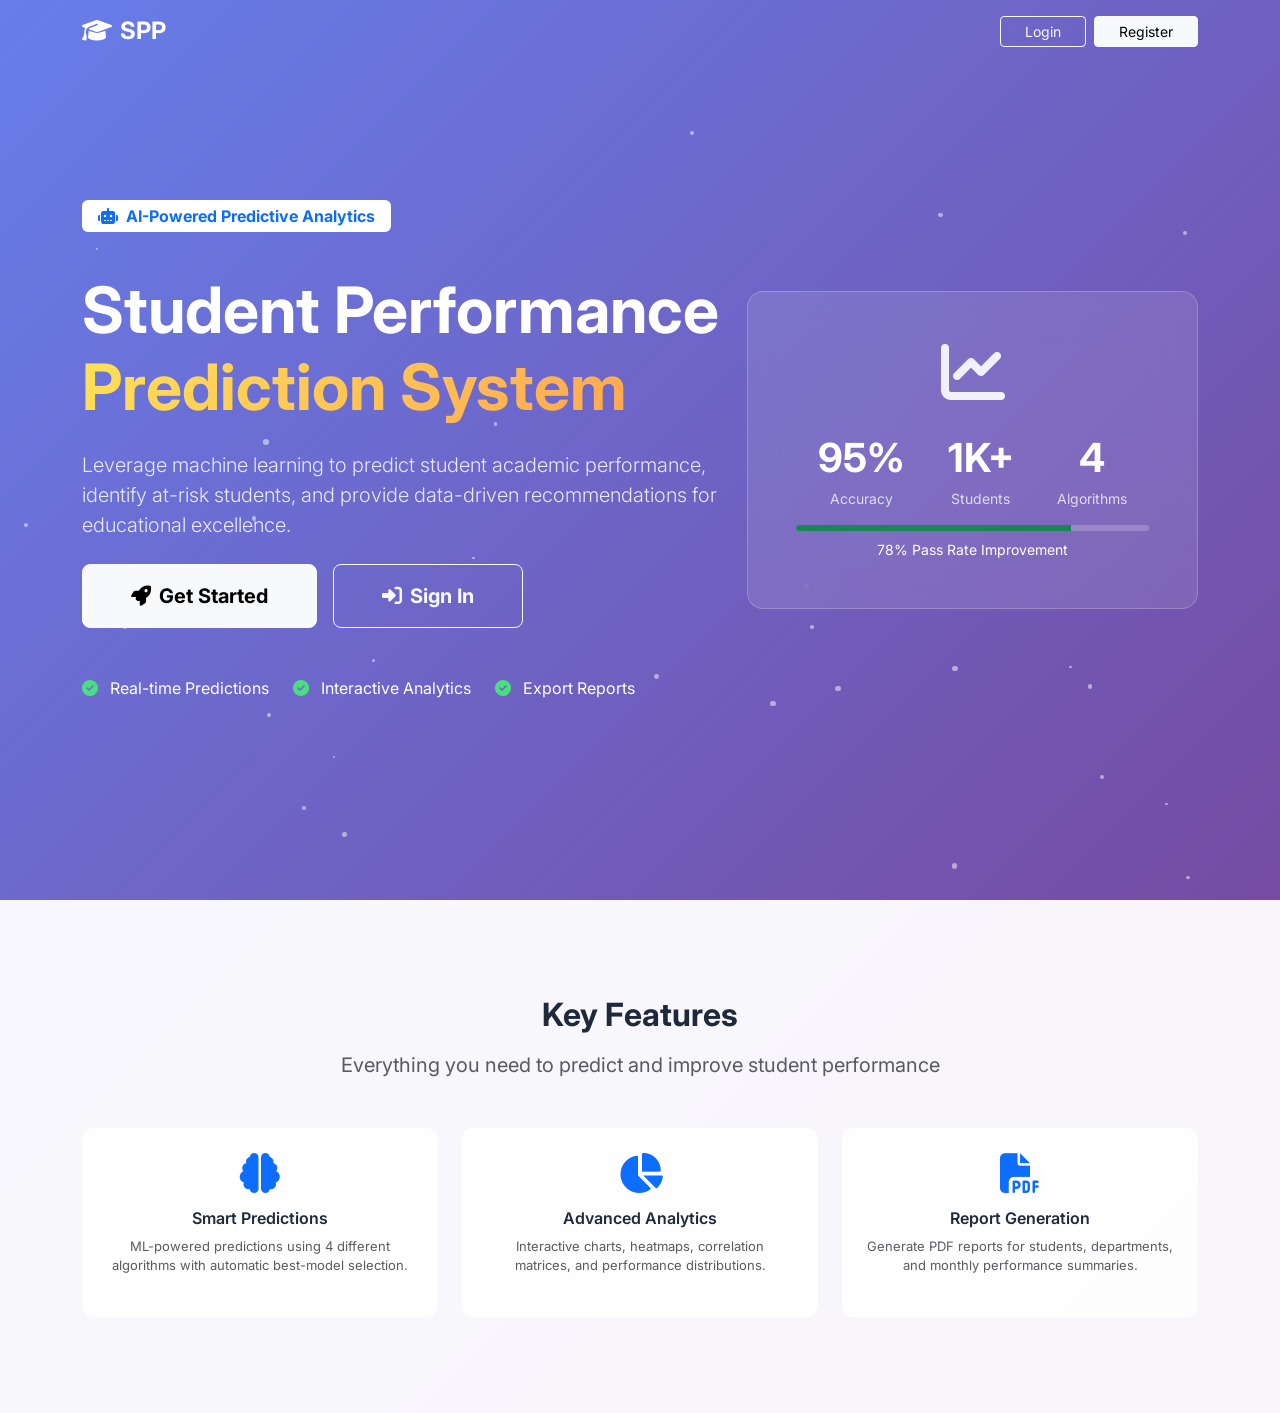
<file: Student-Performance-Predictor/frontend/index.html>
<!DOCTYPE html>
<html lang="en" data-theme="light">
<head>
    <meta charset="UTF-8">
    <meta name="viewport" content="width=device-width, initial-scale=1.0">
    <title>Student Performance Predictor</title>
    <link href="https://cdn.jsdelivr.net/npm/bootstrap@5.3.2/dist/css/bootstrap.min.css" rel="stylesheet">
    <link rel="stylesheet" href="https://cdnjs.cloudflare.com/ajax/libs/font-awesome/6.5.1/css/all.min.css">
    <link href="https://fonts.googleapis.com/css2?family=Inter:wght@300;400;500;600;700;800&display=swap" rel="stylesheet">
    <link rel="stylesheet" href="css/style.css">
    <link rel="stylesheet" href="css/responsive.css">
</head>
<body>
    <div class="auth-bg"></div>
    <div class="particles"></div>

    <nav class="navbar navbar-expand-lg navbar-dark bg-transparent position-absolute w-100" style="z-index: 10;">
        <div class="container">
            <a class="navbar-brand fw-bold fs-4" href="#">
                <i class="fas fa-graduation-cap me-2"></i>SPP
            </a>
            <div class="d-flex gap-2">
                <a href="login.html" class="btn btn-outline-light btn-sm px-4">Login</a>
                <a href="register.html" class="btn btn-light btn-sm px-4">Register</a>
            </div>
        </div>
    </nav>

    <div class="container-fluid vh-100 d-flex align-items-center position-relative" style="z-index: 1;">
        <div class="container">
            <div class="row align-items-center">
                <div class="col-lg-7 text-white">
                    <div class="mb-4">
                        <span class="badge bg-white text-primary px-3 py-2 fs-6 mb-3">
                            <i class="fas fa-robot me-2"></i>AI-Powered Predictive Analytics
                        </span>
                    </div>
                    <h1 class="display-3 fw-bold mb-4" style="line-height: 1.2;">
                        Student Performance<br>
                        <span style="background: linear-gradient(135deg, #ffe259, #ffa751); -webkit-background-clip: text; -webkit-text-fill-color: transparent;">
                            Prediction System
                        </span>
                    </h1>
                    <p class="lead mb-4 fs-5" style="color: rgba(255,255,255,0.85);">
                        Leverage machine learning to predict student academic performance, 
                        identify at-risk students, and provide data-driven recommendations 
                        for educational excellence.
                    </p>
                    <div class="d-flex gap-3 mb-5 flex-wrap">
                        <a href="register.html" class="btn btn-light btn-lg px-5 py-3 fw-bold">
                            <i class="fas fa-rocket me-2"></i>Get Started
                        </a>
                        <a href="login.html" class="btn btn-outline-light btn-lg px-5 py-3 fw-bold">
                            <i class="fas fa-sign-in-alt me-2"></i>Sign In
                        </a>
                    </div>
                    <div class="d-flex gap-4 flex-wrap">
                        <div><i class="fas fa-check-circle me-2" style="color: #4ade80;"></i> Real-time Predictions</div>
                        <div><i class="fas fa-check-circle me-2" style="color: #4ade80;"></i> Interactive Analytics</div>
                        <div><i class="fas fa-check-circle me-2" style="color: #4ade80;"></i> Export Reports</div>
                    </div>
                </div>
                <div class="col-lg-5 d-none d-lg-block">
                    <div class="glass-card p-5 rounded-4" style="background: rgba(255,255,255,0.1); backdrop-filter: blur(20px); border: 1px solid rgba(255,255,255,0.2);">
                        <div class="text-center text-white mb-4">
                            <i class="fas fa-chart-line" style="font-size: 64px; opacity: 0.9;"></i>
                        </div>
                        <div class="d-flex justify-content-around text-white mb-3">
                            <div class="text-center">
                                <div class="fs-1 fw-bold">95%</div>
                                <div class="small opacity-75">Accuracy</div>
                            </div>
                            <div class="text-center">
                                <div class="fs-1 fw-bold">1K+</div>
                                <div class="small opacity-75">Students</div>
                            </div>
                            <div class="text-center">
                                <div class="fs-1 fw-bold">4</div>
                                <div class="small opacity-75">Algorithms</div>
                            </div>
                        </div>
                        <div class="mt-3">
                            <div class="progress" style="height: 6px; background: rgba(255,255,255,0.2);">
                                <div class="progress-bar bg-success" style="width: 78%;"></div>
                            </div>
                            <div class="text-white small mt-2 text-center">78% Pass Rate Improvement</div>
                        </div>
                    </div>
                </div>
            </div>
        </div>
    </div>

    <section class="py-5 position-relative" style="z-index: 2; background: rgba(255,255,255,0.95);">
        <div class="container py-5">
            <div class="text-center mb-5">
                <h2 class="fw-bold mb-3">Key Features</h2>
                <p class="text-muted fs-5">Everything you need to predict and improve student performance</p>
            </div>
            <div class="row g-4">
                <div class="col-md-4">
                    <div class="feature-card p-4 text-center">
                        <i class="fas fa-brain fs-1 text-primary mb-3"></i>
                        <h5>Smart Predictions</h5>
                        <p class="text-muted">ML-powered predictions using 4 different algorithms with automatic best-model selection.</p>
                    </div>
                </div>
                <div class="col-md-4">
                    <div class="feature-card p-4 text-center">
                        <i class="fas fa-chart-pie fs-1 text-primary mb-3"></i>
                        <h5>Advanced Analytics</h5>
                        <p class="text-muted">Interactive charts, heatmaps, correlation matrices, and performance distributions.</p>
                    </div>
                </div>
                <div class="col-md-4">
                    <div class="feature-card p-4 text-center">
                        <i class="fas fa-file-pdf fs-1 text-primary mb-3"></i>
                        <h5>Report Generation</h5>
                        <p class="text-muted">Generate PDF reports for students, departments, and monthly performance summaries.</p>
                    </div>
                </div>
            </div>
        </div>
    </section>

    <script>
        // Particles
        const particlesContainer = document.querySelector('.particles');
        if (particlesContainer) {
            for (let i = 0; i < 30; i++) {
                const particle = document.createElement('div');
                particle.className = 'particle';
                particle.style.left = Math.random() * 100 + '%';
                particle.style.top = Math.random() * 100 + '%';
                particle.style.animationDelay = Math.random() * 5 + 's';
                particle.style.animationDuration = (4 + Math.random() * 4) + 's';
                particle.style.width = (2 + Math.random() * 4) + 'px';
                particle.style.height = particle.style.width;
                particlesContainer.appendChild(particle);
            }
        }
    </script>
    <script src="https://cdn.jsdelivr.net/npm/bootstrap@5.3.2/dist/js/bootstrap.bundle.min.js"></script>
</body>
</html>
</file>
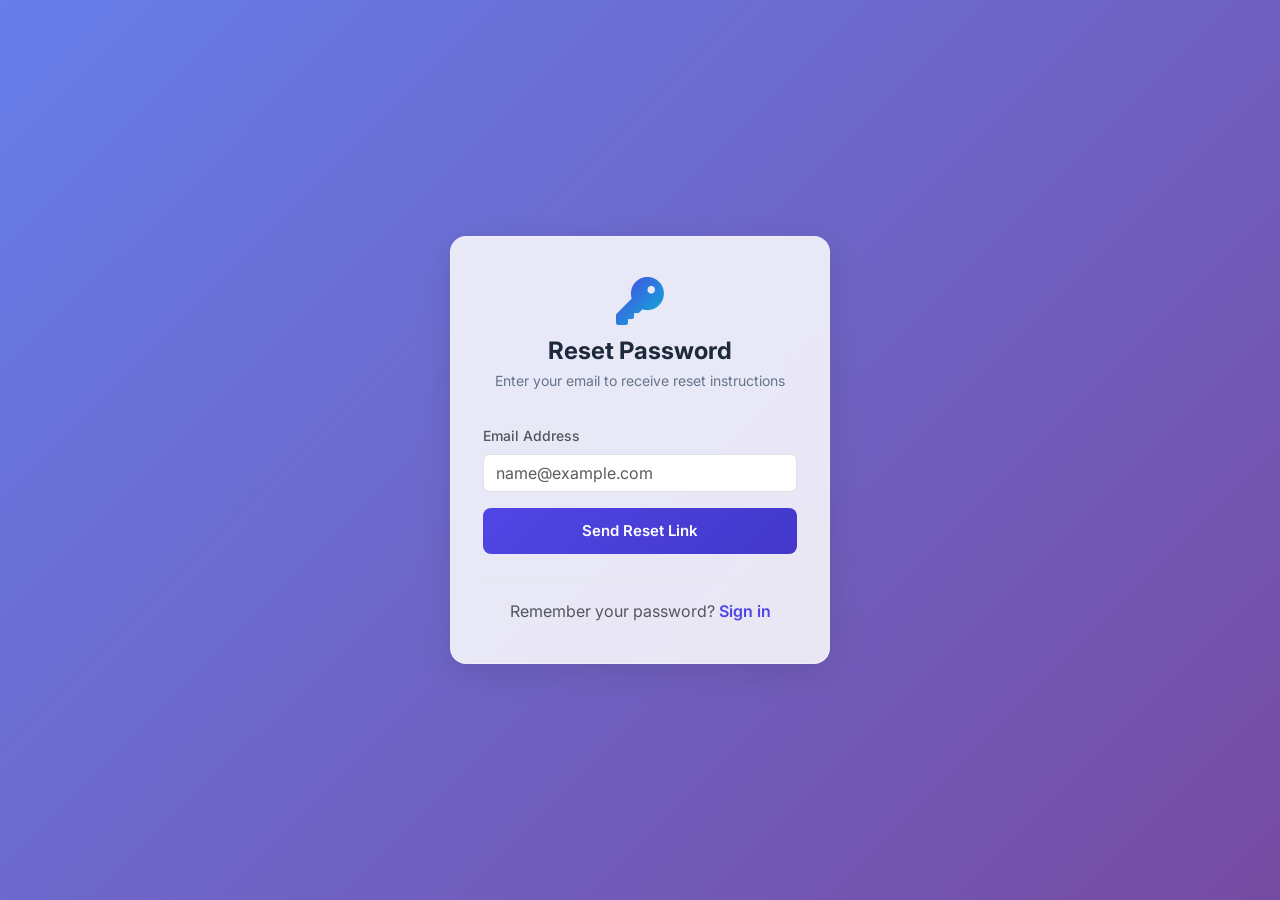
<file: Student-Performance-Predictor/frontend/forgot-password.html>
<!DOCTYPE html>
<html lang="en" data-theme="light">
<head>
    <meta charset="UTF-8">
    <meta name="viewport" content="width=device-width, initial-scale=1.0">
    <title>Forgot Password - Student Performance Predictor</title>
    <link href="https://cdn.jsdelivr.net/npm/bootstrap@5.3.2/dist/css/bootstrap.min.css" rel="stylesheet">
    <link rel="stylesheet" href="https://cdnjs.cloudflare.com/ajax/libs/font-awesome/6.5.1/css/all.min.css">
    <link href="https://fonts.googleapis.com/css2?family=Inter:wght@300;400;500;600;700;800&display=swap" rel="stylesheet">
    <link rel="stylesheet" href="css/style.css">
</head>
<body class="auth-page">
    <div class="auth-bg"></div>
    <div class="auth-container">
        <div class="auth-card">
            <div class="auth-logo">
                <i class="fas fa-key"></i>
                <h2>Reset Password</h2>
                <p>Enter your email to receive reset instructions</p>
            </div>
            <div id="errorAlert" class="alert alert-danger"></div>
            <div id="successAlert" class="alert alert-success"></div>
            <form id="forgotForm">
                <div class="mb-3">
                    <label class="form-label text-muted small fw-medium">Email Address</label>
                    <input type="email" class="form-control" id="email" placeholder="name@example.com" required>
                </div>
                <button type="submit" class="btn-primary-custom" id="resetBtn">
                    <span id="resetBtnText">Send Reset Link</span>
                    <span id="resetSpinner" class="spinner" style="display:none;"></span>
                </button>
            </form>
            <div class="auth-footer">
                <p class="mb-0 text-muted">
                    Remember your password? <a href="login.html">Sign in</a>
                </p>
            </div>
        </div>
    </div>

    <script>
        const API_URL = window.location.origin;
        document.getElementById('forgotForm').addEventListener('submit', async (e) => {
            e.preventDefault();
            const btn = document.getElementById('resetBtn');
            const btnText = document.getElementById('resetBtnText');
            const spinner = document.getElementById('resetSpinner');
            const errorAlert = document.getElementById('errorAlert');
            const successAlert = document.getElementById('successAlert');

            btn.disabled = true;
            btnText.textContent = 'Sending...';
            spinner.style.display = 'inline-block';
            errorAlert.style.display = 'none';
            successAlert.style.display = 'none';

            try {
                const res = await fetch(`${API_URL}/api/auth/forgot-password`, {
                    method: 'POST',
                    headers: { 'Content-Type': 'application/json' },
                    body: JSON.stringify({ email: document.getElementById('email').value.trim() })
                });
                const data = await res.json();
                if (res.ok) {
                    successAlert.textContent = data.message || 'Reset email sent. Check your inbox.';
                    successAlert.style.display = 'block';
                } else {
                    errorAlert.textContent = data.error || 'Failed to send reset email';
                    errorAlert.style.display = 'block';
                }
            } catch (err) {
                errorAlert.textContent = 'Connection error.';
                errorAlert.style.display = 'block';
            } finally {
                btn.disabled = false;
                btnText.textContent = 'Send Reset Link';
                spinner.style.display = 'none';
            }
        });
    </script>
    <script src="https://cdn.jsdelivr.net/npm/bootstrap@5.3.2/dist/js/bootstrap.bundle.min.js"></script>
</body>
</html>
</file>
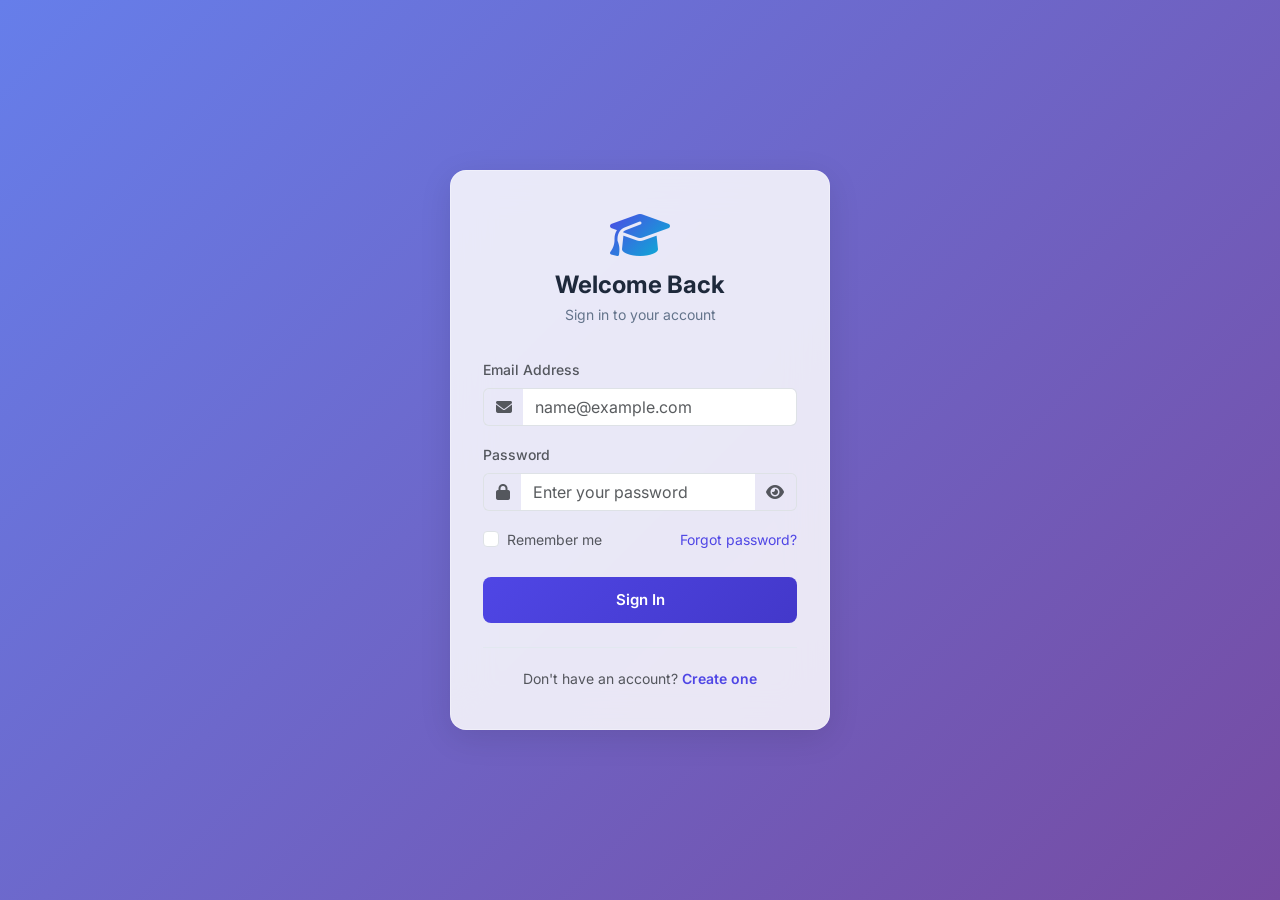
<file: Student-Performance-Predictor/frontend/login.html>
<!DOCTYPE html>
<html lang="en" data-theme="light">
<head>
    <meta charset="UTF-8">
    <meta name="viewport" content="width=device-width, initial-scale=1.0">
    <title>Login - Student Performance Predictor</title>
    <link href="https://cdn.jsdelivr.net/npm/bootstrap@5.3.2/dist/css/bootstrap.min.css" rel="stylesheet">
    <link rel="stylesheet" href="https://cdnjs.cloudflare.com/ajax/libs/font-awesome/6.5.1/css/all.min.css">
    <link href="https://fonts.googleapis.com/css2?family=Inter:wght@300;400;500;600;700;800&display=swap" rel="stylesheet">
    <link rel="stylesheet" href="css/style.css">
</head>
<body class="auth-page">
    <div class="auth-bg"></div>
    <div class="auth-container">
        <div class="auth-card">
            <div class="auth-logo">
                <i class="fas fa-graduation-cap"></i>
                <h2>Welcome Back</h2>
                <p>Sign in to your account</p>
            </div>
            <div id="errorAlert" class="alert alert-danger"></div>
            <div id="successAlert" class="alert alert-success"></div>
            <form id="loginForm">
                <div class="mb-3">
                    <label class="form-label text-muted small fw-medium">Email Address</label>
                    <div class="input-group">
                        <span class="input-group-text bg-transparent border-end-0"><i class="fas fa-envelope text-muted"></i></span>
                        <input type="email" class="form-control border-start-0" id="email" placeholder="name@example.com" required>
                    </div>
                </div>
                <div class="mb-3">
                    <label class="form-label text-muted small fw-medium">Password</label>
                    <div class="input-group">
                        <span class="input-group-text bg-transparent border-end-0"><i class="fas fa-lock text-muted"></i></span>
                        <input type="password" class="form-control border-start-0 border-end-0" id="password" placeholder="Enter your password" required>
                        <span class="input-group-text bg-transparent border-start-0" style="cursor:pointer;" onclick="togglePassword()">
                            <i class="fas fa-eye text-muted" id="toggleIcon"></i>
                        </span>
                    </div>
                </div>
                <div class="d-flex justify-content-between align-items-center mb-4">
                    <div class="form-check">
                        <input type="checkbox" class="form-check-input" id="remember">
                        <label class="form-check-label small text-muted" for="remember">Remember me</label>
                    </div>
                    <a href="forgot-password.html" class="small text-decoration-none" style="color: var(--primary);">Forgot password?</a>
                </div>
                <button type="submit" class="btn-primary-custom" id="loginBtn">
                    <span id="loginBtnText">Sign In</span>
                    <span id="loginSpinner" class="spinner" style="display:none;"></span>
                </button>
            </form>
            <div class="auth-footer">
                <p class="mb-0 text-muted small">
                    Don't have an account? <a href="register.html">Create one</a>
                </p>
            </div>
        </div>
    </div>

    <script>
        const API_URL = window.location.origin;

        function togglePassword() {
            const pwd = document.getElementById('password');
            const icon = document.getElementById('toggleIcon');
            if (pwd.type === 'password') {
                pwd.type = 'text';
                icon.className = 'fas fa-eye-slash text-muted';
            } else {
                pwd.type = 'password';
                icon.className = 'fas fa-eye text-muted';
            }
        }

        document.getElementById('loginForm').addEventListener('submit', async (e) => {
            e.preventDefault();
            const btn = document.getElementById('loginBtn');
            const btnText = document.getElementById('loginBtnText');
            const spinner = document.getElementById('loginSpinner');
            const errorAlert = document.getElementById('errorAlert');
            const successAlert = document.getElementById('successAlert');

            btn.disabled = true;
            btnText.textContent = 'Signing in...';
            spinner.style.display = 'inline-block';
            errorAlert.style.display = 'none';
            successAlert.style.display = 'none';

            try {
                const res = await fetch(`${API_URL}/api/auth/login`, {
                    method: 'POST',
                    headers: { 'Content-Type': 'application/json' },
                    credentials: 'include',
                    body: JSON.stringify({
                        email: document.getElementById('email').value.trim(),
                        password: document.getElementById('password').value
                    })
                });
                const data = await res.json();
                if (res.ok) {
                    successAlert.textContent = 'Login successful! Redirecting...';
                    successAlert.style.display = 'block';
                    setTimeout(() => {
                        window.location.href = 'dashboard.html';
                    }, 800);
                } else {
                    errorAlert.textContent = data.error || 'Login failed';
                    errorAlert.style.display = 'block';
                }
            } catch (err) {
                errorAlert.textContent = 'Connection error. Please try again.';
                errorAlert.style.display = 'block';
            } finally {
                btn.disabled = false;
                btnText.textContent = 'Sign In';
                spinner.style.display = 'none';
            }
        });
    </script>
    <script src="https://cdn.jsdelivr.net/npm/bootstrap@5.3.2/dist/js/bootstrap.bundle.min.js"></script>
</body>
</html>
</file>
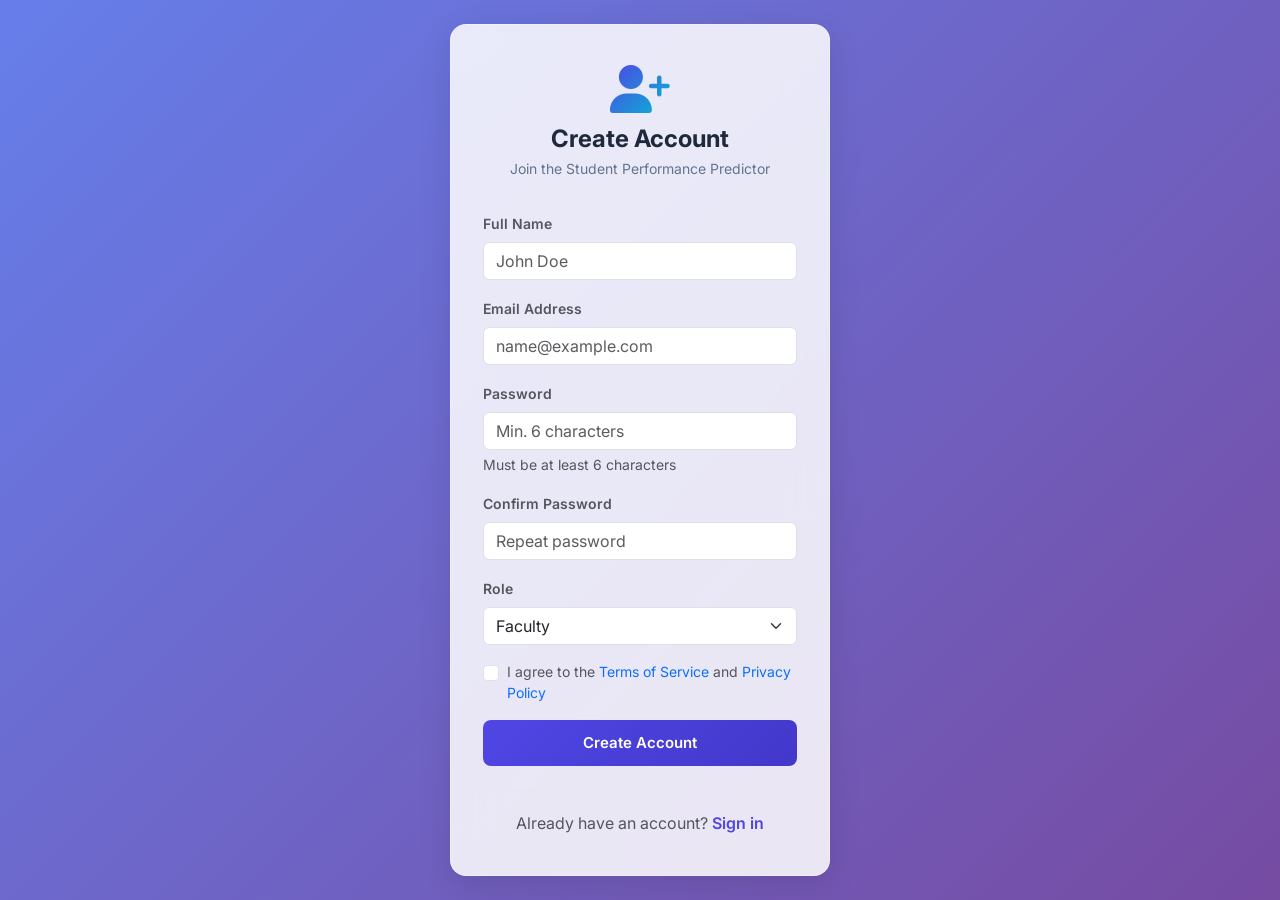
<file: Student-Performance-Predictor/frontend/register.html>
<!DOCTYPE html>
<html lang="en" data-theme="light">
<head>
    <meta charset="UTF-8">
    <meta name="viewport" content="width=device-width, initial-scale=1.0">
    <title>Register - Student Performance Predictor</title>
    <link href="https://cdn.jsdelivr.net/npm/bootstrap@5.3.2/dist/css/bootstrap.min.css" rel="stylesheet">
    <link rel="stylesheet" href="https://cdnjs.cloudflare.com/ajax/libs/font-awesome/6.5.1/css/all.min.css">
    <link href="https://fonts.googleapis.com/css2?family=Inter:wght@300;400;500;600;700;800&display=swap" rel="stylesheet">
    <link rel="stylesheet" href="css/style.css">
</head>
<body class="auth-page">
    <div class="auth-bg"></div>
    <div class="auth-container">
        <div class="auth-card">
            <div class="auth-logo">
                <i class="fas fa-user-plus"></i>
                <h2>Create Account</h2>
                <p>Join the Student Performance Predictor</p>
            </div>
            <div id="errorAlert" class="alert alert-danger"></div>
            <div id="successAlert" class="alert alert-success"></div>
            <form id="registerForm">
                <div class="mb-3">
                    <label class="form-label text-muted small fw-semibold">Full Name</label>
                    <input type="text" class="form-control" id="name" placeholder="John Doe" required>
                </div>
                <div class="mb-3">
                    <label class="form-label text-muted small fw-semibold">Email Address</label>
                    <input type="email" class="form-control" id="email" placeholder="name@example.com" required>
                </div>
                <div class="mb-3">
                    <label class="form-label text-muted small fw-semibold">Password</label>
                    <input type="password" class="form-control" id="password" placeholder="Min. 6 characters" required minlength="6">
                    <div class="form-text small">Must be at least 6 characters</div>
                </div>
                <div class="mb-3">
                    <label class="form-label text-muted small fw-semibold">Confirm Password</label>
                    <input type="password" class="form-control" id="confirmPassword" placeholder="Repeat password" required>
                </div>
                <div class="mb-3">
                    <label class="form-label text-muted small fw-semibold">Role</label>
                    <select class="form-select" id="role">
                        <option value="faculty">Faculty</option>
                        <option value="admin">Admin</option>
                    </select>
                </div>
                <div class="mb-3 form-check">
                    <input type="checkbox" class="form-check-input" id="terms" required>
                    <label class="form-check-label small text-muted" for="terms">
                        I agree to the <a href="#" class="text-decoration-none">Terms of Service</a> and <a href="#" class="text-decoration-none">Privacy Policy</a>
                    </label>
                </div>
                <button type="submit" class="btn-primary-custom" id="registerBtn">
                    <span id="registerBtnText">Create Account</span>
                    <span id="registerSpinner" class="spinner" style="display:none;"></span>
                </button>
            </form>
            <div class="auth-footer">
                <p class="mb-0 text-muted">
                    Already have an account? <a href="login.html">Sign in</a>
                </p>
            </div>
        </div>
    </div>

    <script>
        const API_URL = window.location.origin;

        document.getElementById('registerForm').addEventListener('submit', async (e) => {
            e.preventDefault();
            const password = document.getElementById('password').value;
            const confirm = document.getElementById('confirmPassword').value;
            const errorAlert = document.getElementById('errorAlert');
            const successAlert = document.getElementById('successAlert');
            const btn = document.getElementById('registerBtn');
            const btnText = document.getElementById('registerBtnText');
            const spinner = document.getElementById('registerSpinner');

            if (password !== confirm) {
                errorAlert.textContent = 'Passwords do not match';
                errorAlert.style.display = 'block';
                return;
            }

            btn.disabled = true;
            btnText.textContent = 'Creating account...';
            spinner.style.display = 'inline-block';
            errorAlert.style.display = 'none';
            successAlert.style.display = 'none';

            try {
                const res = await fetch(`${API_URL}/api/auth/register`, {
                    method: 'POST',
                    headers: { 'Content-Type': 'application/json' },
                    credentials: 'include',
                    body: JSON.stringify({
                        name: document.getElementById('name').value.trim(),
                        email: document.getElementById('email').value.trim(),
                        password: password,
                        role: document.getElementById('role').value
                    })
                });
                const data = await res.json();
                if (res.ok) {
                    successAlert.textContent = 'Account created! Redirecting...';
                    successAlert.style.display = 'block';
                    setTimeout(() => { window.location.href = 'dashboard.html'; }, 1000);
                } else {
                    errorAlert.textContent = data.error || 'Registration failed';
                    errorAlert.style.display = 'block';
                }
            } catch (err) {
                errorAlert.textContent = 'Connection error. Please try again.';
                errorAlert.style.display = 'block';
            } finally {
                btn.disabled = false;
                btnText.textContent = 'Create Account';
                spinner.style.display = 'none';
            }
        });
    </script>
    <script src="https://cdn.jsdelivr.net/npm/bootstrap@5.3.2/dist/js/bootstrap.bundle.min.js"></script>
</body>
</html>
</file>
<file: Student-Performance-Predictor/frontend/css/style.css>
:root {
    --primary: #4f46e5;
    --primary-dark: #4338ca;
    --primary-light: #818cf8;
    --secondary: #06b6d4;
    --success: #10b981;
    --warning: #f59e0b;
    --danger: #ef4444;
    --info: #3b82f6;
    --dark: #1e293b;
    --light: #f8fafc;
    --gray-50: #f8fafc;
    --gray-100: #f1f5f9;
    --gray-200: #e2e8f0;
    --gray-300: #cbd5e1;
    --gray-400: #94a3b8;
    --gray-500: #64748b;
    --gray-600: #475569;
    --gray-700: #334155;
    --gray-800: #1e293b;
    --gray-900: #0f172a;
    --glass-bg: rgba(255, 255, 255, 0.85);
    --glass-border: rgba(255, 255, 255, 0.3);
    --glass-shadow: 0 8px 32px rgba(0, 0, 0, 0.1);
    --card-shadow: 0 4px 24px rgba(0, 0, 0, 0.06);
    --transition: all 0.3s cubic-bezier(0.4, 0, 0.2, 1);
    --radius: 12px;
    --radius-sm: 8px;
    --radius-lg: 16px;
}

[data-theme="dark"] {
    --gray-50: #0f172a;
    --gray-100: #1e293b;
    --gray-200: #334155;
    --gray-300: #475569;
    --gray-400: #64748b;
    --gray-500: #94a3b8;
    --gray-600: #cbd5e1;
    --gray-700: #e2e8f0;
    --gray-800: #f1f5f9;
    --gray-900: #f8fafc;
    --glass-bg: rgba(15, 23, 42, 0.85);
    --glass-border: rgba(51, 65, 85, 0.5);
    --glass-shadow: 0 8px 32px rgba(0, 0, 0, 0.3);
    --card-shadow: 0 4px 24px rgba(0, 0, 0, 0.2);
    --light: #0f172a;
    --dark: #f8fafc;
}

* {
    margin: 0;
    padding: 0;
    box-sizing: border-box;
}

body {
    font-family: 'Inter', -apple-system, BlinkMacSystemFont, 'Segoe UI', sans-serif;
    background: linear-gradient(135deg, #667eea 0%, #764ba2 100%);
    min-height: 100vh;
    color: var(--gray-800);
    transition: var(--transition);
}

body.auth-page {
    display: flex;
    align-items: center;
    justify-content: center;
    min-height: 100vh;
    overflow: hidden;
}

.auth-bg {
    position: fixed;
    top: 0;
    left: 0;
    right: 0;
    bottom: 0;
    background: linear-gradient(135deg, #667eea 0%, #764ba2 100%);
    z-index: -1;
}

.particles {
    position: fixed;
    top: 0;
    left: 0;
    right: 0;
    bottom: 0;
    overflow: hidden;
    z-index: 0;
}

.particle {
    position: absolute;
    width: 4px;
    height: 4px;
    background: rgba(255, 255, 255, 0.5);
    border-radius: 50%;
    animation: float 6s infinite;
}

@keyframes float {
    0%, 100% { transform: translateY(0) scale(1); opacity: 0.5; }
    50% { transform: translateY(-100px) scale(1.5); opacity: 1; }
}

.auth-container {
    position: relative;
    z-index: 1;
    width: 100%;
    max-width: 420px;
    padding: 20px;
}

.auth-card {
    background: var(--glass-bg);
    backdrop-filter: blur(20px);
    -webkit-backdrop-filter: blur(20px);
    border: 1px solid var(--glass-border);
    border-radius: var(--radius-lg);
    box-shadow: var(--glass-shadow);
    padding: 40px 32px;
}

.auth-logo {
    text-align: center;
    margin-bottom: 32px;
}

.auth-logo i {
    font-size: 48px;
    color: var(--primary);
    margin-bottom: 12px;
    background: linear-gradient(135deg, var(--primary), var(--secondary));
    -webkit-background-clip: text;
    -webkit-text-fill-color: transparent;
}

.auth-logo h2 {
    font-size: 24px;
    font-weight: 700;
    color: var(--gray-800);
    margin-bottom: 4px;
}

.auth-logo p {
    color: var(--gray-500);
    font-size: 14px;
}

.form-floating {
    margin-bottom: 16px;
}

.form-floating input,
.form-floating select {
    border: 2px solid var(--gray-200);
    border-radius: var(--radius-sm);
    padding: 12px 16px;
    font-size: 14px;
    transition: var(--transition);
    background: var(--gray-50);
    color: var(--gray-800);
}

.form-floating input:focus,
.form-floating select:focus {
    border-color: var(--primary);
    box-shadow: 0 0 0 3px rgba(79, 70, 229, 0.1);
    outline: none;
}

.form-floating label {
    color: var(--gray-500);
    font-size: 14px;
}

.btn-primary-custom {
    background: linear-gradient(135deg, var(--primary) 0%, var(--primary-dark) 100%);
    border: none;
    border-radius: var(--radius-sm);
    padding: 12px 24px;
    font-size: 15px;
    font-weight: 600;
    color: white;
    width: 100%;
    cursor: pointer;
    transition: var(--transition);
    position: relative;
    overflow: hidden;
}

.btn-primary-custom:hover {
    transform: translateY(-1px);
    box-shadow: 0 8px 25px rgba(79, 70, 229, 0.4);
}

.btn-primary-custom:disabled {
    opacity: 0.7;
    cursor: not-allowed;
    transform: none;
}

.btn-outline-custom {
    background: transparent;
    border: 2px solid var(--gray-200);
    border-radius: var(--radius-sm);
    padding: 10px 20px;
    font-size: 14px;
    font-weight: 600;
    color: var(--gray-700);
    cursor: pointer;
    transition: var(--transition);
}

.btn-outline-custom:hover {
    border-color: var(--primary);
    color: var(--primary);
    background: rgba(79, 70, 229, 0.05);
}

.auth-footer {
    text-align: center;
    margin-top: 24px;
    padding-top: 20px;
    border-top: 1px solid var(--gray-200);
}

.auth-footer a {
    color: var(--primary);
    text-decoration: none;
    font-weight: 600;
    transition: var(--transition);
}

.auth-footer a:hover {
    color: var(--primary-dark);
}

.alert {
    padding: 12px 16px;
    border-radius: var(--radius-sm);
    margin-bottom: 16px;
    font-size: 14px;
    display: none;
}

.alert-danger {
    background: #fef2f2;
    color: var(--danger);
    border: 1px solid #fecaca;
}

.alert-success {
    background: #f0fdf4;
    color: var(--success);
    border: 1px solid #bbf7d0;
}

.spinner {
    display: inline-block;
    width: 20px;
    height: 20px;
    border: 2px solid rgba(255, 255, 255, 0.3);
    border-top-color: white;
    border-radius: 50%;
    animation: spin 0.6s linear infinite;
    vertical-align: middle;
    margin-right: 8px;
}

@keyframes spin {
    to { transform: rotate(360deg); }
}

.toast-container {
    position: fixed;
    top: 20px;
    right: 20px;
    z-index: 9999;
}

.toast {
    background: var(--glass-bg);
    backdrop-filter: blur(10px);
    border: 1px solid var(--glass-border);
    border-radius: var(--radius-sm);
    padding: 16px 20px;
    margin-bottom: 8px;
    box-shadow: var(--glass-shadow);
    display: flex;
    align-items: center;
    gap: 12px;
    animation: slideIn 0.3s ease;
    max-width: 400px;
}

.toast.success { border-left: 4px solid var(--success); }
.toast.error { border-left: 4px solid var(--danger); }
.toast.warning { border-left: 4px solid var(--warning); }
.toast.info { border-left: 4px solid var(--info); }

.toast i { font-size: 20px; }
.toast.success i { color: var(--success); }
.toast.error i { color: var(--danger); }
.toast.warning i { color: var(--warning); }
.toast.info i { color: var(--info); }

@keyframes slideIn {
    from { transform: translateX(100%); opacity: 0; }
    to { transform: translateX(0); opacity: 1; }
}

/* Dashboard Layout */
.dashboard-wrapper {
    display: flex;
    min-height: 100vh;
}

.sidebar {
    width: 260px;
    background: var(--glass-bg);
    backdrop-filter: blur(20px);
    border-right: 1px solid var(--glass-border);
    padding: 0;
    position: fixed;
    top: 0;
    left: 0;
    bottom: 0;
    z-index: 1000;
    transition: var(--transition);
    overflow-y: auto;
}

.sidebar-header {
    padding: 24px;
    border-bottom: 1px solid var(--gray-200);
}

.sidebar-header h3 {
    font-size: 18px;
    font-weight: 700;
    color: var(--gray-800);
}

.sidebar-header h3 i {
    color: var(--primary);
    margin-right: 8px;
}

.sidebar-nav {
    padding: 16px 12px;
}

.nav-item {
    display: flex;
    align-items: center;
    gap: 12px;
    padding: 12px 16px;
    border-radius: var(--radius-sm);
    color: var(--gray-600);
    text-decoration: none;
    font-size: 14px;
    font-weight: 500;
    transition: var(--transition);
    margin-bottom: 2px;
    cursor: pointer;
}

.nav-item:hover {
    background: var(--gray-100);
    color: var(--primary);
}

.nav-item.active {
    background: linear-gradient(135deg, rgba(79, 70, 229, 0.1) 0%, rgba(6, 182, 212, 0.1) 100%);
    color: var(--primary);
    font-weight: 600;
}

.nav-item i {
    width: 20px;
    text-align: center;
    font-size: 18px;
}

.nav-item .badge {
    margin-left: auto;
    font-size: 11px;
    padding: 2px 8px;
    border-radius: 10px;
}

.sidebar-footer {
    position: absolute;
    bottom: 0;
    left: 0;
    right: 0;
    padding: 16px 24px;
    border-top: 1px solid var(--gray-200);
}

.main-content {
    margin-left: 260px;
    flex: 1;
    padding: 24px;
    background: var(--gray-50);
    min-height: 100vh;
}

.topbar {
    display: flex;
    align-items: center;
    justify-content: space-between;
    margin-bottom: 24px;
    padding: 16px 24px;
    background: var(--glass-bg);
    backdrop-filter: blur(10px);
    border-radius: var(--radius);
    border: 1px solid var(--glass-border);
}

.topbar-left {
    display: flex;
    align-items: center;
    gap: 16px;
}

.topbar-left h4 {
    font-size: 20px;
    font-weight: 700;
    color: var(--gray-800);
}

.topbar-right {
    display: flex;
    align-items: center;
    gap: 12px;
}

.topbar-right .btn-icon {
    width: 40px;
    height: 40px;
    border-radius: 50%;
    border: none;
    background: var(--gray-100);
    color: var(--gray-600);
    cursor: pointer;
    transition: var(--transition);
    display: flex;
    align-items: center;
    justify-content: center;
}

.topbar-right .btn-icon:hover {
    background: var(--gray-200);
    color: var(--primary);
}

.user-avatar {
    width: 40px;
    height: 40px;
    border-radius: 50%;
    background: linear-gradient(135deg, var(--primary), var(--secondary));
    color: white;
    display: flex;
    align-items: center;
    justify-content: center;
    font-weight: 600;
    font-size: 16px;
    cursor: pointer;
}

/* Cards */
.stat-card {
    background: var(--glass-bg);
    backdrop-filter: blur(10px);
    border: 1px solid var(--glass-border);
    border-radius: var(--radius);
    padding: 24px;
    transition: var(--transition);
    cursor: default;
    position: relative;
    overflow: hidden;
}

.stat-card:hover {
    transform: translateY(-2px);
    box-shadow: var(--card-shadow);
}

.stat-card .stat-icon {
    width: 48px;
    height: 48px;
    border-radius: var(--radius-sm);
    display: flex;
    align-items: center;
    justify-content: center;
    font-size: 24px;
    margin-bottom: 16px;
}

.stat-card .stat-label {
    font-size: 13px;
    font-weight: 500;
    color: var(--gray-500);
    margin-bottom: 8px;
}

.stat-card .stat-value {
    font-size: 28px;
    font-weight: 700;
    color: var(--gray-800);
    line-height: 1;
}

.stat-card .stat-change {
    font-size: 12px;
    font-weight: 500;
    margin-top: 8px;
}

.stat-change.up { color: var(--success); }
.stat-change.down { color: var(--danger); }

.icon-blue { background: rgba(79, 70, 229, 0.1); color: var(--primary); }
.icon-green { background: rgba(16, 185, 129, 0.1); color: var(--success); }
.icon-yellow { background: rgba(245, 158, 11, 0.1); color: var(--warning); }
.icon-red { background: rgba(239, 68, 68, 0.1); color: var(--danger); }
.icon-cyan { background: rgba(6, 182, 212, 0.1); color: var(--secondary); }

/* Tables */
.table-container {
    background: var(--glass-bg);
    backdrop-filter: blur(10px);
    border: 1px solid var(--glass-border);
    border-radius: var(--radius);
    overflow: hidden;
}

.table-header {
    padding: 20px 24px;
    border-bottom: 1px solid var(--gray-200);
    display: flex;
    align-items: center;
    justify-content: space-between;
    flex-wrap: wrap;
    gap: 16px;
}

.table-header h5 {
    font-size: 16px;
    font-weight: 600;
    color: var(--gray-800);
}

.table-search {
    display: flex;
    gap: 8px;
    align-items: center;
}

.table-search input {
    border: 2px solid var(--gray-200);
    border-radius: var(--radius-sm);
    padding: 8px 16px;
    font-size: 14px;
    background: var(--gray-50);
    color: var(--gray-800);
    min-width: 250px;
    transition: var(--transition);
}

.table-search input:focus {
    border-color: var(--primary);
    box-shadow: 0 0 0 3px rgba(79, 70, 229, 0.1);
    outline: none;
}

.data-table {
    width: 100%;
    border-collapse: collapse;
}

.data-table th {
    padding: 12px 16px;
    text-align: left;
    font-size: 12px;
    font-weight: 600;
    color: var(--gray-500);
    text-transform: uppercase;
    letter-spacing: 0.5px;
    background: var(--gray-50);
    border-bottom: 2px solid var(--gray-200);
}

.data-table td {
    padding: 12px 16px;
    font-size: 14px;
    color: var(--gray-700);
    border-bottom: 1px solid var(--gray-100);
}

.data-table tr:hover td {
    background: var(--gray-50);
}

.data-table .actions {
    display: flex;
    gap: 8px;
}

.data-table .actions button {
    width: 32px;
    height: 32px;
    border: none;
    border-radius: 6px;
    cursor: pointer;
    transition: var(--transition);
    font-size: 14px;
}

.btn-edit { background: rgba(79, 70, 229, 0.1); color: var(--primary); }
.btn-delete { background: rgba(239, 68, 68, 0.1); color: var(--danger); }
.btn-view { background: rgba(6, 182, 212, 0.1); color: var(--secondary); }
.btn-edit:hover { background: var(--primary); color: white; }
.btn-delete:hover { background: var(--danger); color: white; }
.btn-view:hover { background: var(--secondary); color: white; }

.pagination {
    display: flex;
    align-items: center;
    justify-content: center;
    gap: 4px;
    padding: 16px;
}

.pagination button {
    min-width: 36px;
    height: 36px;
    border: 1px solid var(--gray-200);
    border-radius: 6px;
    background: white;
    color: var(--gray-600);
    cursor: pointer;
    transition: var(--transition);
    font-size: 13px;
}

.pagination button:hover:not(:disabled) {
    background: var(--primary);
    color: white;
    border-color: var(--primary);
}

.pagination button.active {
    background: var(--primary);
    color: white;
    border-color: var(--primary);
}

.pagination button:disabled {
    opacity: 0.5;
    cursor: not-allowed;
}

/* Modal */
.modal-overlay {
    display: none;
    position: fixed;
    top: 0;
    left: 0;
    right: 0;
    bottom: 0;
    background: rgba(0, 0, 0, 0.5);
    backdrop-filter: blur(4px);
    z-index: 2000;
    align-items: center;
    justify-content: center;
    padding: 20px;
}

.modal-overlay.active {
    display: flex;
}

.modal-content {
    background: var(--glass-bg);
    backdrop-filter: blur(20px);
    border: 1px solid var(--glass-border);
    border-radius: var(--radius-lg);
    box-shadow: var(--glass-shadow);
    width: 100%;
    max-width: 600px;
    max-height: 90vh;
    overflow-y: auto;
    padding: 0;
}

.modal-header {
    padding: 20px 24px;
    border-bottom: 1px solid var(--gray-200);
    display: flex;
    align-items: center;
    justify-content: space-between;
}

.modal-header h5 {
    font-size: 18px;
    font-weight: 600;
    color: var(--gray-800);
}

.modal-close {
    width: 32px;
    height: 32px;
    border: none;
    background: var(--gray-100);
    color: var(--gray-500);
    border-radius: 50%;
    cursor: pointer;
    transition: var(--transition);
    font-size: 18px;
}

.modal-close:hover {
    background: var(--gray-200);
    color: var(--gray-700);
}

.modal-body {
    padding: 24px;
}

.modal-footer {
    padding: 16px 24px;
    border-top: 1px solid var(--gray-200);
    display: flex;
    justify-content: flex-end;
    gap: 8px;
}

/* Chart Container */
.chart-container {
    background: var(--glass-bg);
    backdrop-filter: blur(10px);
    border: 1px solid var(--glass-border);
    border-radius: var(--radius);
    padding: 20px;
}

.chart-container canvas {
    width: 100% !important;
    height: auto !important;
    max-height: 300px;
}

/* Loading Skeleton */
.skeleton {
    background: linear-gradient(90deg, var(--gray-100) 25%, var(--gray-200) 50%, var(--gray-100) 75%);
    background-size: 200% 100%;
    animation: shimmer 1.5s infinite;
    border-radius: 4px;
}

@keyframes shimmer {
    0% { background-position: 200% 0; }
    100% { background-position: -200% 0; }
}

/* Responsive */
@media (max-width: 992px) {
    .sidebar {
        transform: translateX(-100%);
    }
    .sidebar.open {
        transform: translateX(0);
    }
    .main-content {
        margin-left: 0;
    }
    .stat-card {
        margin-bottom: 16px;
    }
}

@media (max-width: 768px) {
    .auth-container {
        padding: 12px;
    }
    .auth-card {
        padding: 24px 20px;
    }
    .topbar {
        flex-direction: column;
        gap: 12px;
    }
    .table-header {
        flex-direction: column;
    }
    .table-search input {
        min-width: 100%;
    }
}

/* Filters */
.filter-group {
    display: flex;
    gap: 12px;
    align-items: center;
    flex-wrap: wrap;
}

.filter-group select,
.filter-group input {
    padding: 8px 12px;
    border: 2px solid var(--gray-200);
    border-radius: var(--radius-sm);
    font-size: 13px;
    background: var(--gray-50);
    color: var(--gray-700);
    transition: var(--transition);
}

.filter-group select:focus,
.filter-group input:focus {
    border-color: var(--primary);
    outline: none;
}

/* Empty State */
.empty-state {
    text-align: center;
    padding: 48px 24px;
    color: var(--gray-500);
}

.empty-state i {
    font-size: 48px;
    margin-bottom: 16px;
    opacity: 0.5;
}

.empty-state h5 {
    font-size: 18px;
    color: var(--gray-600);
    margin-bottom: 8px;
}

.empty-state p {
    font-size: 14px;
}

/* Tabs */
.tabs {
    display: flex;
    gap: 4px;
    background: var(--gray-100);
    padding: 4px;
    border-radius: var(--radius-sm);
    margin-bottom: 20px;
}

.tab {
    padding: 8px 20px;
    border: none;
    background: transparent;
    color: var(--gray-500);
    cursor: pointer;
    border-radius: 6px;
    font-size: 14px;
    font-weight: 500;
    transition: var(--transition);
}

.tab.active {
    background: white;
    color: var(--primary);
    box-shadow: 0 2px 8px rgba(0,0,0,0.08);
}

.tab:hover:not(.active) {
    color: var(--gray-700);
}

/* Feature Card */
.feature-card {
    background: var(--glass-bg);
    border: 1px solid var(--glass-border);
    border-radius: var(--radius);
    padding: 24px;
    text-align: center;
    transition: var(--transition);
}

.feature-card:hover {
    transform: translateY(-2px);
    box-shadow: var(--card-shadow);
}

.feature-card i {
    font-size: 36px;
    color: var(--primary);
    margin-bottom: 16px;
}

.feature-card h5 {
    font-size: 16px;
    font-weight: 600;
    margin-bottom: 8px;
}

.feature-card p {
    font-size: 13px;
    color: var(--gray-500);
}

/* Prediction Result */
.prediction-result {
    background: linear-gradient(135deg, rgba(79, 70, 229, 0.05), rgba(6, 182, 212, 0.05));
    border: 2px solid var(--primary);
    border-radius: var(--radius);
    padding: 24px;
    text-align: center;
}

.prediction-score {
    font-size: 48px;
    font-weight: 800;
    background: linear-gradient(135deg, var(--primary), var(--secondary));
    -webkit-background-clip: text;
    -webkit-text-fill-color: transparent;
}

.grade-badge {
    display: inline-block;
    padding: 4px 16px;
    border-radius: 20px;
    font-size: 14px;
    font-weight: 600;
}

.grade-A { background: #d1fae5; color: #065f46; }
.grade-B { background: #dbeafe; color: #1e40af; }
.grade-C { background: #fef3c7; color: #92400e; }
.grade-D { background: #fce7f3; color: #9d174d; }
.grade-F { background: #fee2e2; color: #991b1b; }

.risk-badge {
    display: inline-block;
    padding: 4px 12px;
    border-radius: 20px;
    font-size: 12px;
    font-weight: 500;
}

.risk-low { background: #d1fae5; color: #065f46; }
.risk-medium { background: #fef3c7; color: #92400e; }
.risk-high { background: #fee2e2; color: #991b1b; }
</file>
<file: Student-Performance-Predictor/frontend/css/responsive.css>
/* Large Desktop */
@media (max-width: 1400px) {
    .container-fluid {
        padding: 0 16px;
    }
}

/* Tablet & Small Desktop */
@media (max-width: 1200px) {
    .sidebar {
        width: 220px;
    }
    .main-content {
        margin-left: 220px;
    }
    .stat-card .stat-value {
        font-size: 24px;
    }
}

/* Tablet Landscape */
@media (max-width: 992px) {
    .sidebar {
        transform: translateX(-100%);
        width: 280px;
        box-shadow: 4px 0 24px rgba(0, 0, 0, 0.15);
    }
    .sidebar.open {
        transform: translateX(0);
    }
    .sidebar-overlay {
        display: none;
        position: fixed;
        top: 0;
        left: 0;
        right: 0;
        bottom: 0;
        background: rgba(0, 0, 0, 0.5);
        z-index: 999;
    }
    .sidebar-overlay.active {
        display: block;
    }
    .main-content {
        margin-left: 0;
    }
    .topbar {
        border-radius: 0;
        margin: -24px -24px 24px -24px;
    }
    .mobile-toggle {
        display: flex !important;
    }
    .stat-card {
        margin-bottom: 16px;
    }
    .chart-container {
        margin-bottom: 16px;
    }
    .filter-group {
        flex-direction: column;
        align-items: stretch;
    }
    .filter-group select,
    .filter-group input,
    .filter-group button {
        width: 100%;
    }
}

/* Mobile Portrait */
@media (max-width: 768px) {
    .topbar {
        margin: -16px -12px 16px -12px;
        padding: 12px 16px;
        flex-wrap: wrap;
    }
    .topbar-left h4 {
        font-size: 16px;
    }
    .user-avatar {
        width: 32px;
        height: 32px;
        font-size: 13px;
    }
    .main-content {
        padding: 16px 12px;
    }
    .stat-card {
        padding: 16px;
    }
    .stat-card .stat-value {
        font-size: 22px;
    }
    .table-container {
        margin: 0 -4px;
    }
    .table-header {
        padding: 16px;
        flex-direction: column;
        align-items: stretch;
    }
    .table-search {
        flex-direction: column;
    }
    .table-search input {
        width: 100%;
        min-width: unset;
    }
    .data-table {
        font-size: 13px;
    }
    .data-table th,
    .data-table td {
        padding: 8px 10px;
    }
    .data-table .actions {
        flex-direction: column;
    }
    .auth-container {
        padding: 12px;
        max-width: 100%;
    }
    .auth-card {
        padding: 24px 16px;
    }
    .modal-content {
        margin: 12px;
        max-height: 85vh;
    }
    .modal-body {
        padding: 16px;
    }
    .pagination {
        gap: 2px;
    }
    .pagination button {
        min-width: 32px;
        height: 32px;
        font-size: 12px;
    }
    .tabs {
        overflow-x: auto;
        -webkit-overflow-scrolling: touch;
    }
    .tab {
        white-space: nowrap;
        padding: 8px 14px;
    }
    .toast-container {
        left: 12px;
        right: 12px;
        top: 12px;
    }
    .toast {
        max-width: 100%;
    }
    .prediction-score {
        font-size: 36px;
    }
    .row > [class*="col-"] {
        padding: 0 6px;
    }
    .btn-group-mobile {
        display: flex;
        gap: 8px;
        width: 100%;
    }
    .btn-group-mobile .btn {
        flex: 1;
        font-size: 12px;
        padding: 8px;
    }
}

/* Small Mobile */
@media (max-width: 480px) {
    .topbar-left h4 {
        font-size: 14px;
    }
    .stat-card .stat-value {
        font-size: 18px;
    }
    .stat-card .stat-icon {
        width: 36px;
        height: 36px;
        font-size: 18px;
    }
    .data-table th,
    .data-table td {
        padding: 6px 8px;
        font-size: 12px;
    }
    .modal-header h5 {
        font-size: 15px;
    }
    .tab {
        font-size: 12px;
        padding: 6px 12px;
    }
}

/* Mobile Toggle Button */
.mobile-toggle {
    display: none;
    width: 40px;
    height: 40px;
    border: none;
    background: var(--gray-100);
    border-radius: 8px;
    cursor: pointer;
    align-items: center;
    justify-content: center;
    color: var(--gray-600);
    font-size: 20px;
    transition: var(--transition);
}

.mobile-toggle:hover {
    background: var(--gray-200);
    color: var(--primary);
}

/* Print */
@media print {
    .sidebar,
    .topbar,
    .no-print {
        display: none !important;
    }
    .main-content {
        margin-left: 0 !important;
        padding: 0 !important;
    }
    .card {
        break-inside: avoid;
        box-shadow: none !important;
        border: 1px solid #ddd !important;
    }
}

/* Dark Mode Overrides */
[data-theme="dark"] .data-table td {
    border-bottom-color: var(--gray-200);
}

[data-theme="dark"] .table-search input,
[data-theme="dark"] .filter-group select {
    background: var(--gray-100);
    color: var(--gray-700);
}

[data-theme="dark"] .modal-content {
    background: var(--gray-50);
}

[data-theme="dark"] .tab.active {
    background: var(--gray-50);
}

/* Accessibility */
@media (prefers-reduced-motion: reduce) {
    *,
    *::before,
    *::after {
        animation-duration: 0.01ms !important;
        animation-iteration-count: 1 !important;
        transition-duration: 0.01ms !important;
    }
}

/* Focus Visible */
*:focus-visible {
    outline: 2px solid var(--primary);
    outline-offset: 2px;
}
</file>
